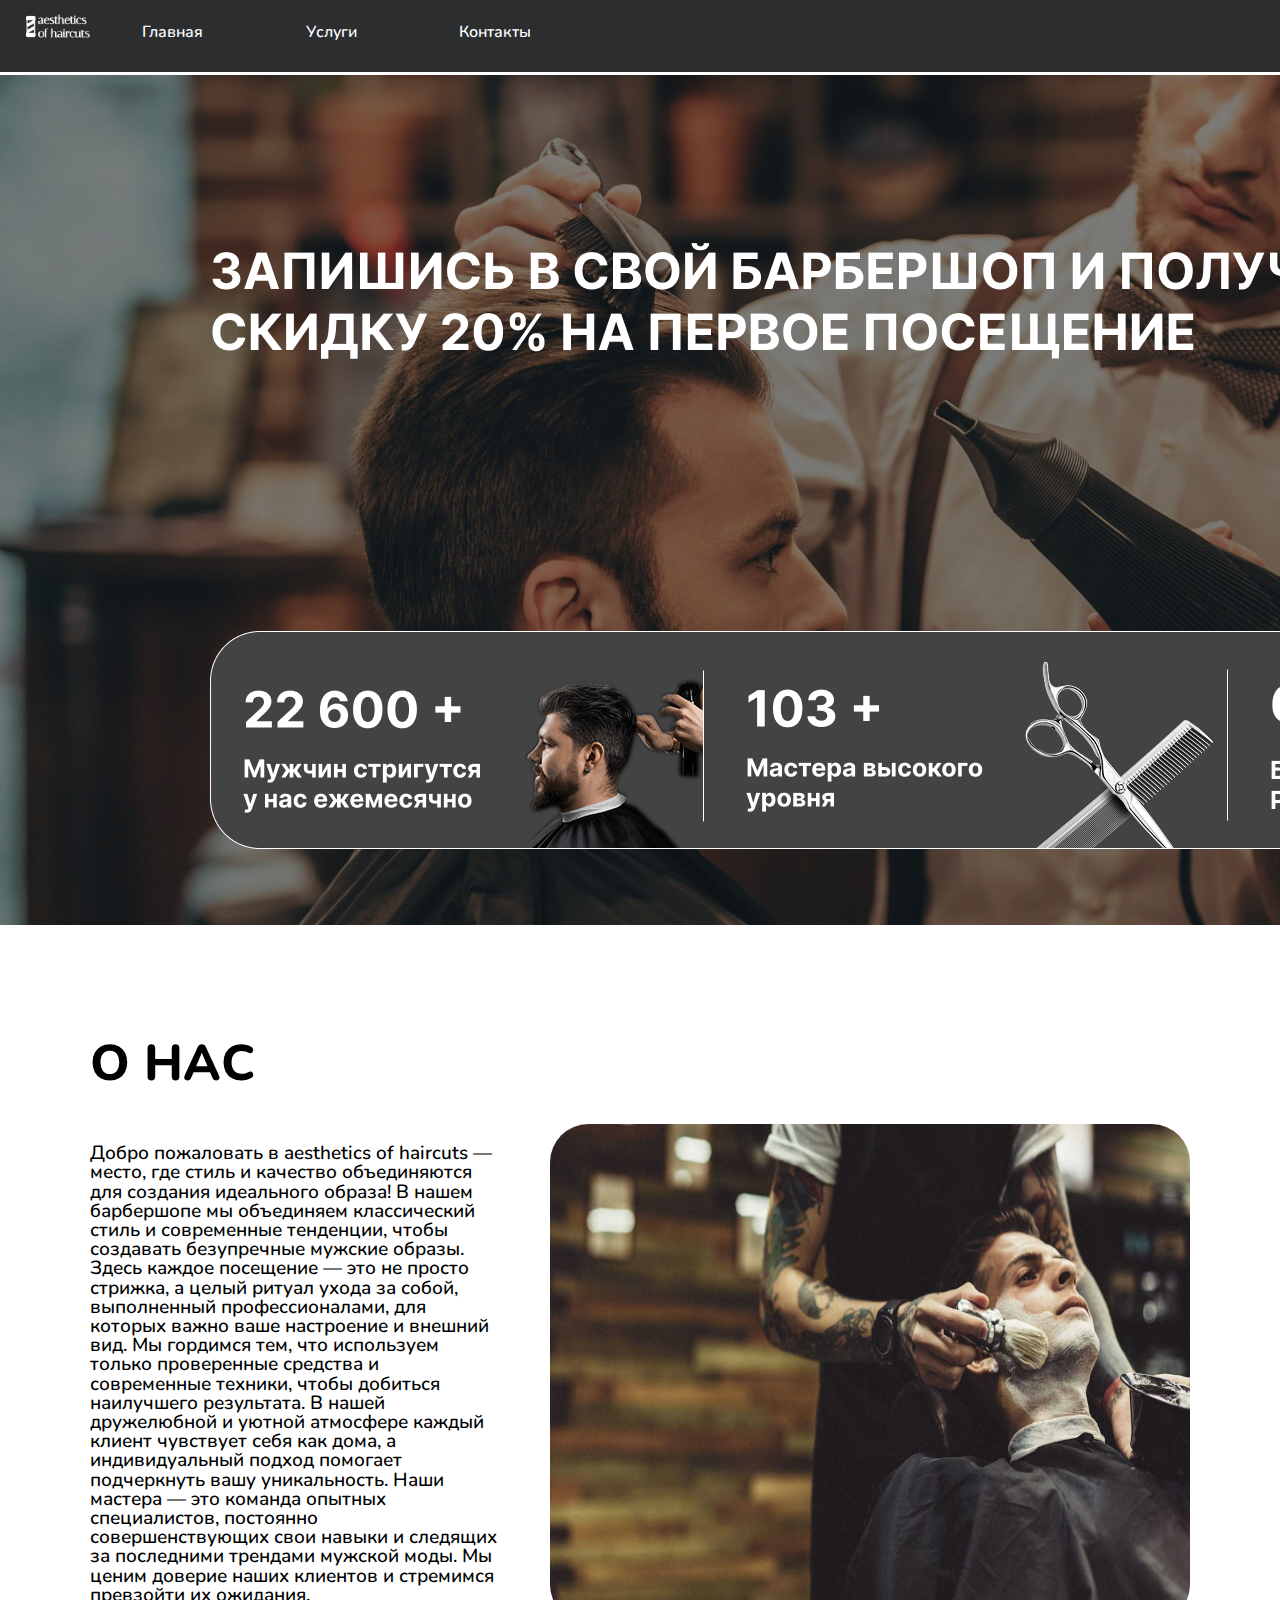
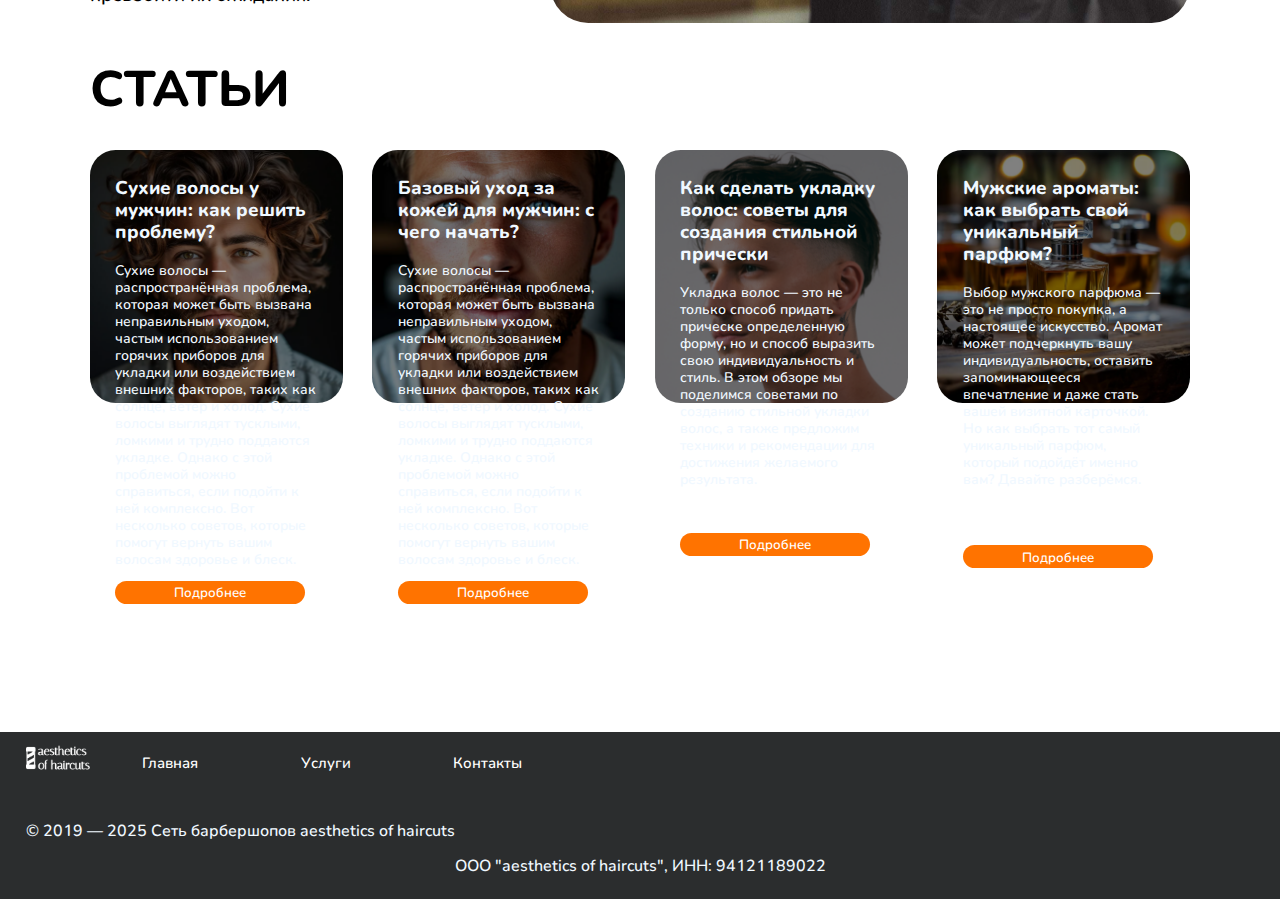
<file: index.html>
<!DOCTYPE html>
<html lang="ru">
<head>
        <meta charset="UTF-8">
        <meta name="viewport" content="width=device-width, initia-scale=1.0">
        <title>aesthetics of haircuts</title>
        <link rel="canonical" href="https://shokia21.github.io/aesthetics-of-haircuts/">
        <meta name="description" content="Профессиональные мужские стрижки в барбершопе. Купить средства ухода для мужчин.">
        <meta name="keywords" content="Барбершоп, полезные статьи, уходовая косметика для мужчин">
        <link rel="stylesheet" href="style.css">
        <meta name="google-site-verification" content="qSd1snmo-obTJ-wI-flfiUch5jIILF3ySqd2YlW9S8g" />
        <meta name="yandex-verification" content="a32570739faa6b37" />
</head>
<body>
    <header>
        <nav>
            <div class="logo">
            <img src="photo/logo.png " alt="логотип">
               </div>
                <ul class="menu" id="home">
                    <li><a href="index.html">Главная</a></li>
                    <li><a href="index2.html">Услуги</a></li>
                    <li><a href="index3.html">Контакты</a></li>
                </ul>
        </nav>
</header> 
<div class="banner">
    <img src="photo/abautus.png" alt="баннер">
</div> 

<div class="abautus"> 
    <h1>О НАС</h1>
    <div class="information">
    <p>Добро пожаловать в aesthetics of haircuts — место, где стиль и качество объединяются для создания идеального образа! 
        В нашем барбершопе мы объединяем классический стиль и современные тенденции, чтобы создавать безупречные 
        мужские образы. Здесь каждое посещение — это не просто стрижка, а целый ритуал ухода за собой, выполненный 
        профессионалами, для которых важно ваше настроение и внешний вид. Мы гордимся тем, что используем только 
        проверенные средства и современные техники, чтобы добиться наилучшего результата. В нашей дружелюбной и 
        уютной атмосфере каждый клиент чувствует себя как дома, а индивидуальный подход помогает подчеркнуть вашу 
        уникальность. Наши мастера — это команда опытных специалистов, постоянно совершенствующих свои навыки и 
        следящих за последними трендами мужской моды. Мы ценим доверие наших клиентов и стремимся превзойти их ожидания.</p>
        <img src="photo/banner.jpg" alt="фото1">
    </div>
</div><!--
<div class="cosmetic">
<h1>СРЕДСТВА УХОДА</h1>
<div class="cards">
<div class="container" id="container1">
    <div class="img">
    <img src="photo/goods1.jpg" alt="шампунь"></div>
    <h3>Шампунь для волос</h3>
    <p>1200 рублей</p>
    <button>В корзину</button>
</div>
<div class="container" id="container2">
    <div class="img">
    <img src="photo/goods2.png" alt="шампунь"></div>
    <h3>Бальзам для бороды</h3>
    <p>1200 рублей</p>
    <button>В корзину</button>
</div>
<div class="container" id="container3">
    <div class="img">
    <img src="photo/goods3.png" alt="шампунь"></div>
    <h3>Мыло для тела</h3>
    <p>1100 рублей</p>
    <button>В корзину</button>
</div>
<div class="container" id="container4">
    <div class="img">
    <img src="photo/goods4.png" alt="шампунь"></div>
    <h3>Глина для волос</h3>
    <p>1300 рублей</p>
    <button>В корзину</button>
</div>
</div>
</div>-->

  <script>
        function redirectToPage1() {
        window.location.href = "article1.html";         
    }
</script>
 <script>
        function redirectToPage2() {
        window.location.href = "article2.html";         
    }
</script>
 <script>
        function redirectToPage3() {
        window.location.href = "article3.html";         
    }
</script>
 <script>
        function redirectToPage4() {
        window.location.href = "article4.html";         
    }
</script>
<div class="articles">
    <h1>СТАТЬИ</h1>
    <div class="cardsArticle">
    <div class="article">
        <img src="photo/articles2.png" alt="шампунь">
        <div class="txt">
        <h3 class="inf">Сухие волосы у мужчин: как решить проблему?</h3>
        <p>Сухие волосы — распространённая проблема, которая может быть вызвана неправильным уходом, частым 
            использованием горячих приборов для укладки или воздействием внешних факторов, таких как солнце, ветер 
            и холод. Сухие волосы выглядят тусклыми, ломкими и трудно поддаются укладке. Однако с этой проблемой можно 
            справиться, если подойти к ней комплексно. Вот несколько советов, которые помогут вернуть вашим волосам 
            здоровье и блеск.</p>
        </div>
        <button onclick="redirectToPage1()">Подробнее</button>
    </div>
    <div class="article">
        <img src="photo/articles1.png" alt="шампунь">
        <div class="txt">
        <h3 class="inf">Базовый уход за кожей для мужчин: с чего начать?</h3>
        <p>Сухие волосы — распространённая проблема, которая может быть вызвана неправильным уходом, 
            частым использованием горячих приборов для укладки или воздействием внешних факторов, таких как солнце, 
            ветер и холод. Сухие волосы выглядят тусклыми, ломкими и трудно поддаются укладке. Однако с этой проблемой 
            можно справиться, если подойти к ней комплексно. Вот несколько советов, которые помогут вернуть вашим 
            волосам здоровье и блеск.</p>
        </div>
        <button onclick="redirectToPage2()">Подробнее</button>
    </div>
    <div class="article">
        <img src="photo/articles4.png" alt="шампунь">
        <div class="txt">
        <h3 class="inf">Как сделать укладку волос: советы для создания стильной прически</h3>
        <p>Укладка волос — это не только способ придать прическе определенную форму, но и способ выразить свою 
            индивидуальность и стиль. В этом обзоре мы поделимся советами по созданию стильной укладки волос, а 
            также предложим техники и рекомендации для достижения желаемого результата.</p>
        </div>
            <button id="button3" onclick="redirectToPage3()">Подробнее</button>
    </div>
    <div class="article">
        <img src="photo/articles3.png" alt="шампунь">
        <div class="txt">
        <h3 class="inf">Мужские ароматы: как выбрать свой уникальный парфюм?</h3>
        <p>Выбор мужского парфюма — это не просто покупка, а настоящее искусство. Аромат может подчеркнуть вашу 
            индивидуальность, оставить запоминающееся впечатление и даже стать вашей визитной карточкой. 
            Но как выбрать тот самый уникальный парфюм, который подойдёт именно вам? Давайте разберёмся.</p>
        </div>
        <button id="button4" onclick="redirectToPage4()">Подробнее</button>
    </div>
</div>
</div>
<footer>
    <nav>
        <div class="logo">
        <img src="photo/logo.png " alt="логотип">
           </div>
            <ul class="menu2" id="home">
                <li><a href="index.html">Главная</a></li>
                <li><a href="index2.html">Услуги</a></li>
                <li><a href="index3.html">Контакты</a></li>
            </ul>
    </nav>

    <p id="infb">© 2019 — 2025 Cеть барбершопов aesthetics of haircuts</p>
    <p id="infInn">ООО "aesthetics of haircuts", ИНН: 94121189022</p>
</footer>
</body>

</html>
</file>
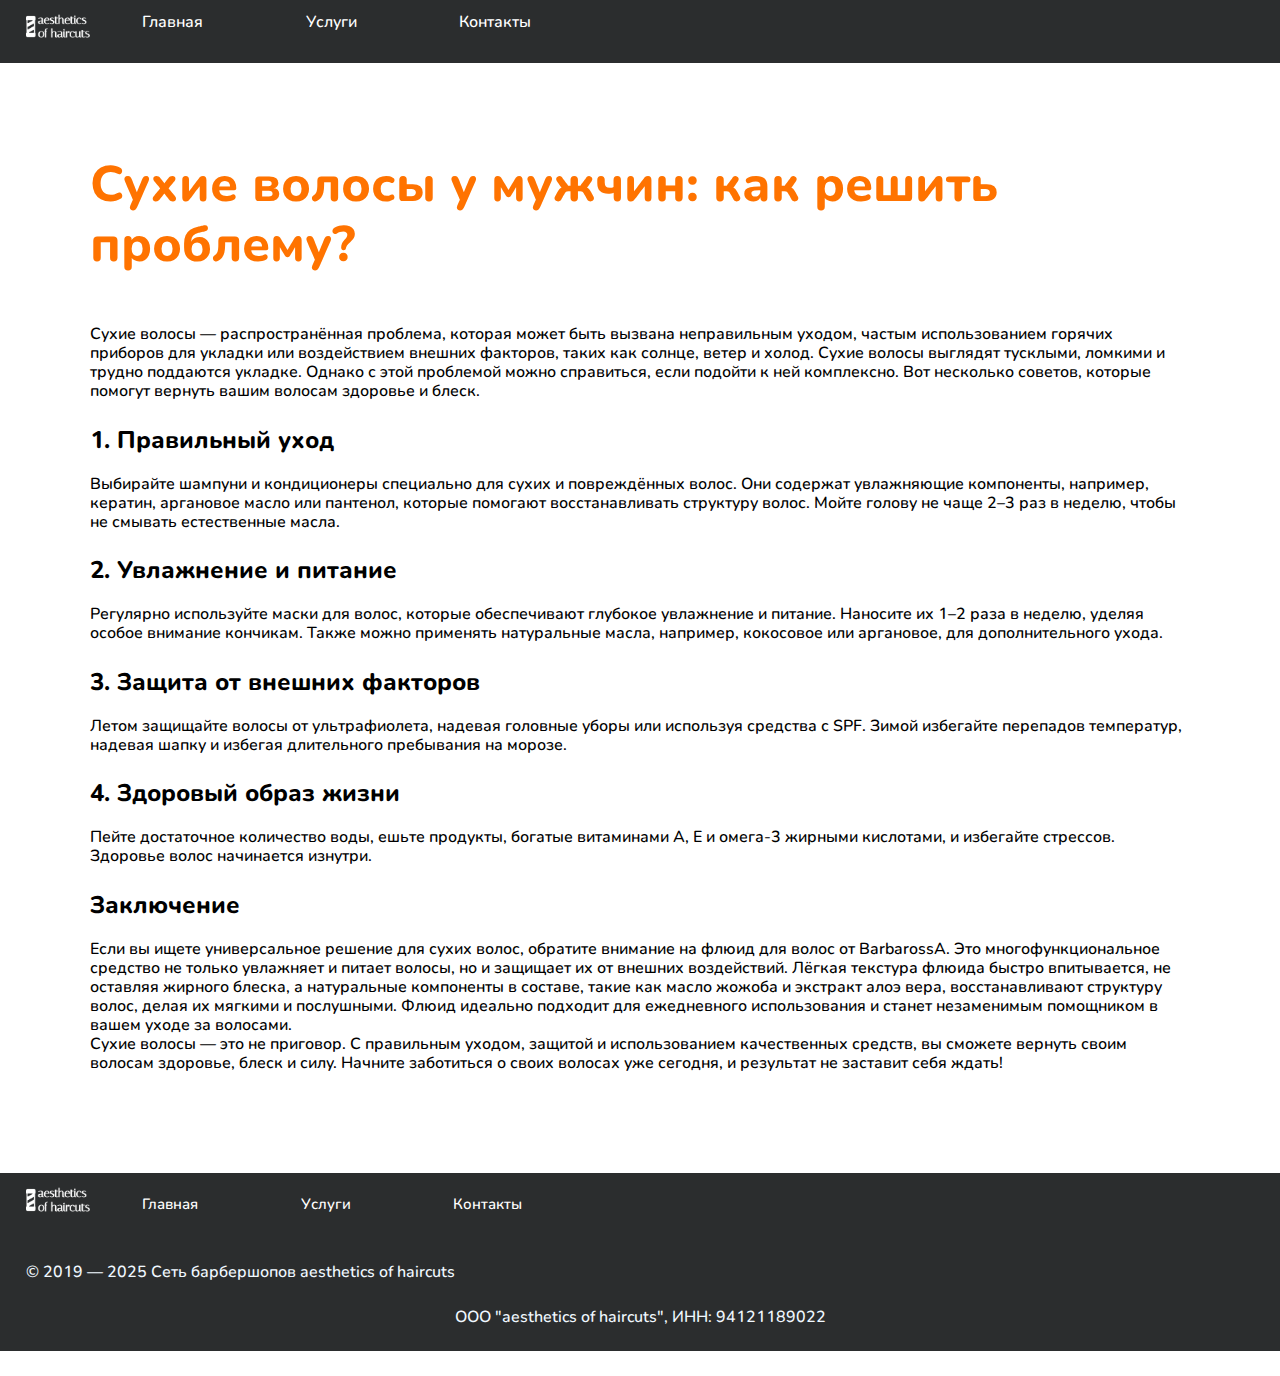
<file: article1.html>
<!DOCTYPE html>
<html lang="ru">
<head>
        <meta charset="UTF-8">
        <meta name="viewport" content="width=device-width, initia-scale=1.0">
        <title>aesthetics of haircuts</title>
        <link rel="stylesheet" href="article1.style.css">
</head>
<body>
    <header>
        <nav>
            <div class="logo">
            <img src="photo/logo.png " alt="логотип">
               </div>
                <ul class="menu" id="home">
                    <li><a href="index.html">Главная</a></li>
                    <li><a href="index2.html">Услуги</a></li>
                    <li><a href="index3.html">Контакты</a></li>
                </ul>
        </nav>
</header> 

 <h1 class="inf">Сухие волосы у мужчин: как решить проблему?</h1>
        <p>Сухие волосы — распространённая проблема, которая может быть вызвана неправильным уходом, частым 
            использованием горячих приборов для укладки или воздействием внешних факторов, таких как солнце, ветер 
            и холод. Сухие волосы выглядят тусклыми, ломкими и трудно поддаются укладке. Однако с этой проблемой можно 
            справиться, если подойти к ней комплексно. Вот несколько советов, которые помогут вернуть вашим волосам 
            здоровье и блеск.</p>

<h2>1. Правильный уход</h2>
<p>Выбирайте шампуни и кондиционеры специально для сухих и повреждённых волос. Они содержат увлажняющие компоненты, 
    например, кератин, аргановое масло или пантенол, которые помогают восстанавливать структуру волос. Мойте голову не чаще 2–3 раз в неделю, 
    чтобы не смывать естественные масла.</p>

<h2>2. Увлажнение и питание</h2>
<p>Регулярно используйте маски для волос, которые обеспечивают глубокое увлажнение и питание. Наносите их 1–2 раза в неделю, уделяя 
    особое внимание кончикам. Также можно применять натуральные масла, например, кокосовое или аргановое, для дополнительного ухода.</p> 

<h2>3. Защита от внешних факторов</h2>
<p>Летом защищайте волосы от ультрафиолета, надевая головные уборы или используя средства с SPF. Зимой избегайте 
    перепадов температур, надевая шапку и избегая длительного пребывания на морозе.</p>

<h2>4. Здоровый образ жизни</h2>
<p>Пейте достаточное количество воды, ешьте продукты, богатые витаминами A, E и омега-3 жирными кислотами, 
    и избегайте стрессов. Здоровье волос начинается изнутри.</p>

<h2>Заключение</h2>
<p>Если вы ищете универсальное решение для сухих волос, обратите внимание на флюид для волос от BarbarossA. 
    Это многофункциональное средство не только увлажняет и питает волосы, но и защищает их от внешних воздействий. 
    Лёгкая текстура флюида быстро впитывается, не оставляя жирного блеска, а натуральные компоненты в составе, 
    такие как масло жожоба и экстракт алоэ вера, восстанавливают структуру волос, делая их мягкими и послушными. 
    Флюид идеально подходит для ежедневного использования и станет незаменимым помощником в вашем уходе за волосами.

<br>Сухие волосы — это не приговор. С правильным уходом, защитой и использованием качественных средств, вы сможете 
вернуть своим волосам здоровье, блеск и силу. Начните заботиться о своих волосах уже сегодня, и результат не заставит 
себя ждать!</p>
<footer>
    <nav>
        <div class="logo">
        <img src="photo/logo.png " alt="логотип">
           </div>
            <ul class="menu2" id="home">
                <li><a href="index.html">Главная</a></li>
                <li><a href="index2.html">Услуги</a></li>
                <li><a href="index3.html">Контакты</a></li>
            </ul>
    </nav>

    <p id="infb">© 2019 — 2025 Cеть барбершопов aesthetics of haircuts</p>
    <p id="infInn">ООО "aesthetics of haircuts", ИНН: 94121189022</p>
</footer>
</body>
</html>
</file>
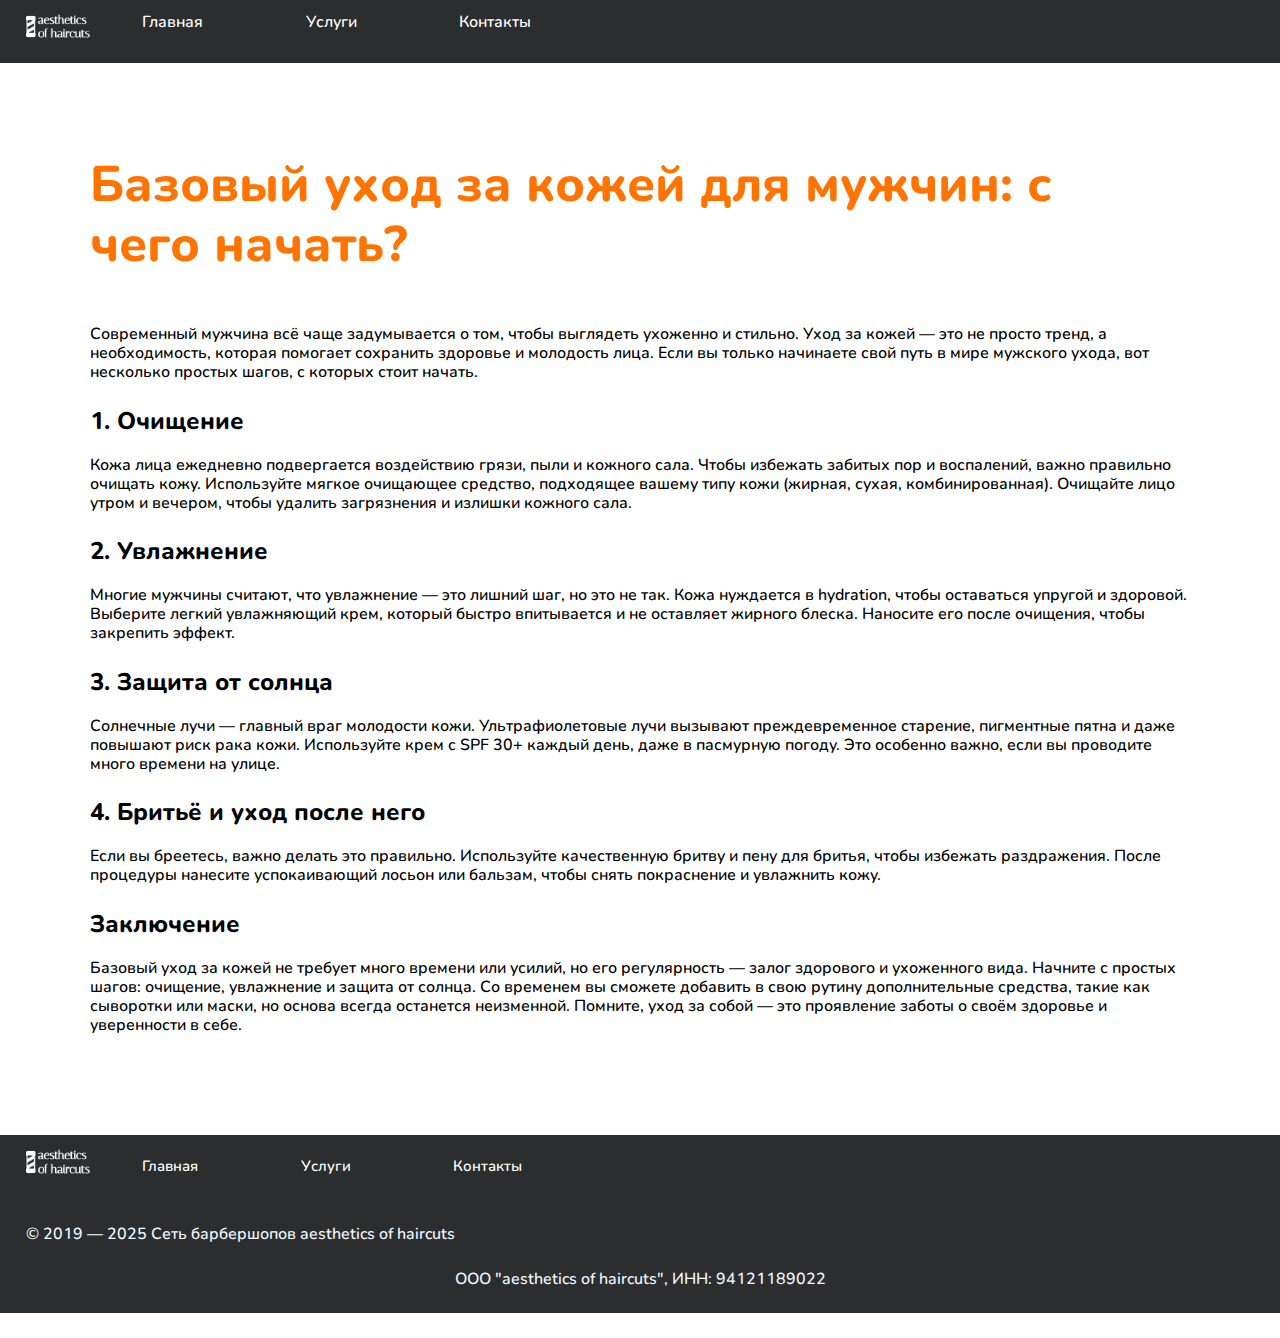
<file: article2.html>
<!DOCTYPE html>
<html lang="ru">
<head>
        <meta charset="UTF-8">
        <meta name="viewport" content="width=device-width, initia-scale=1.0">
        <title>aesthetics of haircuts</title>
        <link rel="stylesheet" href="article2.style.css">
</head>
<body>
    <header>
        <nav>
            <div class="logo">
            <img src="photo/logo.png " alt="логотип">
               </div>
                <ul class="menu" id="home">
                    <li><a href="index.html">Главная</a></li>
                    <li><a href="index2.html">Услуги</a></li>
                    <li><a href="index3.html">Контакты</a></li>
                </ul>
        </nav>
</header> 

<h1>Базовый уход за кожей для мужчин: с чего начать?</h1>
<p>Современный мужчина всё чаще задумывается о том, чтобы выглядеть ухоженно и стильно. Уход за кожей — это не 
    просто тренд, а необходимость, которая помогает сохранить здоровье и молодость лица. Если вы только начинаете 
    свой путь в мире мужского ухода, вот несколько простых шагов, с которых стоит начать.</p>

<h2>1. Очищение</h2>
<p>Кожа лица ежедневно подвергается воздействию грязи, пыли и кожного сала. Чтобы избежать забитых пор и воспалений, 
    важно правильно очищать кожу. Используйте мягкое очищающее средство, подходящее вашему типу кожи (жирная, сухая, 
    комбинированная). Очищайте лицо утром и вечером, чтобы удалить загрязнения и излишки кожного сала.</p>
<h2>2. Увлажнение</h2>
<p>Многие мужчины считают, что увлажнение — это лишний шаг, но это не так. Кожа нуждается в hydration, чтобы 
    оставаться упругой и здоровой. Выберите легкий увлажняющий крем, который быстро впитывается и не оставляет 
    жирного блеска. Наносите его после очищения, чтобы закрепить эффект.</p>
<h2>3. Защита от солнца</h2>
<p>Солнечные лучи — главный враг молодости кожи. Ультрафиолетовые лучи вызывают преждевременное старение, 
    пигментные пятна и даже повышают риск рака кожи. Используйте крем с SPF 30+ каждый день, даже в пасмурную погоду. 
    Это особенно важно, если вы проводите много времени на улице.</p>
<h2>4. Бритьё и уход после него</h2>
<p>Если вы бреетесь, важно делать это правильно. Используйте качественную бритву и пену для бритья, чтобы избежать 
    раздражения. После процедуры нанесите успокаивающий лосьон или бальзам, чтобы снять покраснение и увлажнить кожу.</p>
<h2>Заключение</h2>
<p>Базовый уход за кожей не требует много времени или усилий, но его регулярность — залог здорового и ухоженного вида. 
    Начните с простых шагов: очищение, увлажнение и защита от солнца. Со временем вы сможете добавить в свою рутину 
    дополнительные средства, такие как сыворотки или маски, но основа всегда останется неизменной. Помните, уход за 
    собой — это проявление заботы о своём здоровье и уверенности в себе.</p>
<footer>
    <nav>
        <div class="logo">
        <img src="photo/logo.png " alt="логотип">
           </div>
            <ul class="menu2" id="home">
                <li><a href="index.html">Главная</a></li>
                <li><a href="index2.html">Услуги</a></li>
                <li><a href="index3.html">Контакты</a></li>
            </ul>
    </nav>

    <p id="infb">© 2019 — 2025 Cеть барбершопов aesthetics of haircuts</p>
    <p id="infInn">ООО "aesthetics of haircuts", ИНН: 94121189022</p>
</footer>
</body>
</html>
</file>
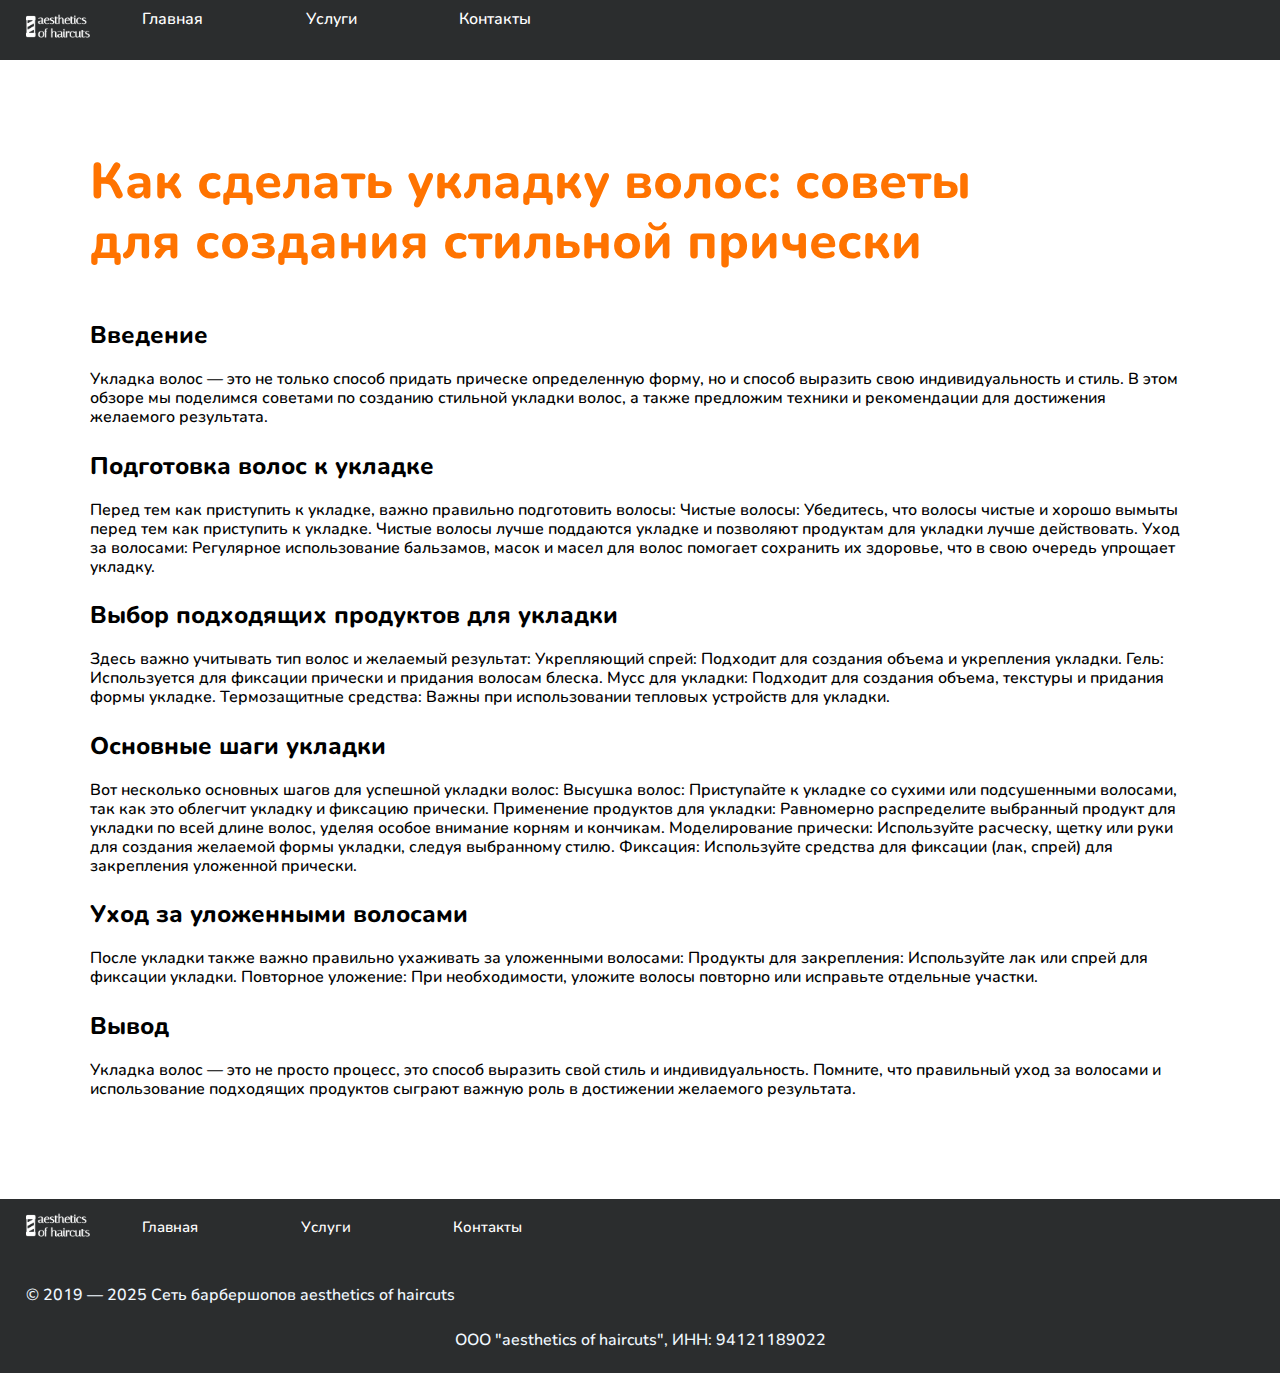
<file: article3.html>
<html lang="ru">
<head>
        <meta charset="UTF-8">
        <meta name="viewport" content="width=device-width, initia-scale=1.0">
        <title>aesthetics of haircuts</title>
        <link rel="stylesheet" href="article3.style.css">
</head>
<body>
    <header>
        <nav>
            <div class="logo">
            <img src="photo/logo.png " alt="логотип">
               </div>
                <ul class="menu" id="home">
                    <li><a href="index.html">Главная</a></li>
                    <li><a href="index2.html">Услуги</a></li>
                    <li><a href="index3.html">Контакты</a></li>
                </ul>
        </nav>
</header> 
<h1>Как сделать укладку волос: советы для создания стильной прически</h1>
<h2>Введение</h2>
<p>Укладка волос — это не только способ придать прическе определенную форму, но и способ выразить свою индивидуальность 
    и стиль. В этом обзоре мы поделимся советами по созданию стильной укладки волос, а также предложим техники и 
    рекомендации для достижения желаемого результата.</p>

<h2>Подготовка волос к укладке</h2>
<p>Перед тем как приступить к укладке, важно правильно подготовить волосы:

Чистые волосы: Убедитесь, что волосы чистые и хорошо вымыты перед тем как приступить к укладке. Чистые волосы лучше 
поддаются укладке и позволяют продуктам для укладки лучше действовать.
Уход за волосами: Регулярное использование бальзамов, масок и масел для волос помогает сохранить их здоровье, что в 
свою очередь упрощает укладку.</p>
<h2>Выбор подходящих продуктов для укладки</h2>
<p>Здесь важно учитывать тип волос и желаемый результат:

Укрепляющий спрей: Подходит для создания объема и укрепления укладки.
Гель: Используется для фиксации прически и придания волосам блеска.
Мусс для укладки: Подходит для создания объема, текстуры и придания формы укладке.
Термозащитные средства: Важны при использовании тепловых устройств для укладки.</p>
<h2>Основные шаги укладки</h2>
<p>Вот несколько основных шагов для успешной укладки волос:

Высушка волос: Приступайте к укладке со сухими или подсушенными волосами, так как это облегчит укладку и фиксацию прически.
Применение продуктов для укладки: Равномерно распределите выбранный продукт для укладки по всей длине волос, уделяя особое внимание корням и кончикам.
Моделирование прически: Используйте расческу, щетку или руки для создания желаемой формы укладки, следуя выбранному стилю.
Фиксация: Используйте средства для фиксации (лак, спрей) для закрепления уложенной прически.</p>
<h2>Уход за уложенными волосами</h2>
<p>После укладки также важно правильно ухаживать за уложенными волосами:

Продукты для закрепления: Используйте лак или спрей для фиксации укладки.
Повторное уложение: При необходимости, уложите волосы повторно или исправьте отдельные участки.</p>
<h2>Вывод</h2>
<p>Укладка волос — это не просто процесс, это способ выразить свой стиль и индивидуальность. Помните, что правильный 
    уход за волосами и использование подходящих продуктов сыграют важную роль в достижении желаемого результата.</p>
<footer>
    <nav>
        <div class="logo">
        <img src="photo/logo.png " alt="логотип">
           </div>
            <ul class="menu2" id="home">
                <li><a href="index.html">Главная</a></li>
                <li><a href="index2.html">Услуги</a></li>
                <li><a href="index3.html">Контакты</a></li>
            </ul>
    </nav>

    <p id="infb">© 2019 — 2025 Cеть барбершопов aesthetics of haircuts</p>
    <p id="infInn">ООО "aesthetics of haircuts", ИНН: 94121189022</p>
</footer>
</body>
</html>
</file>
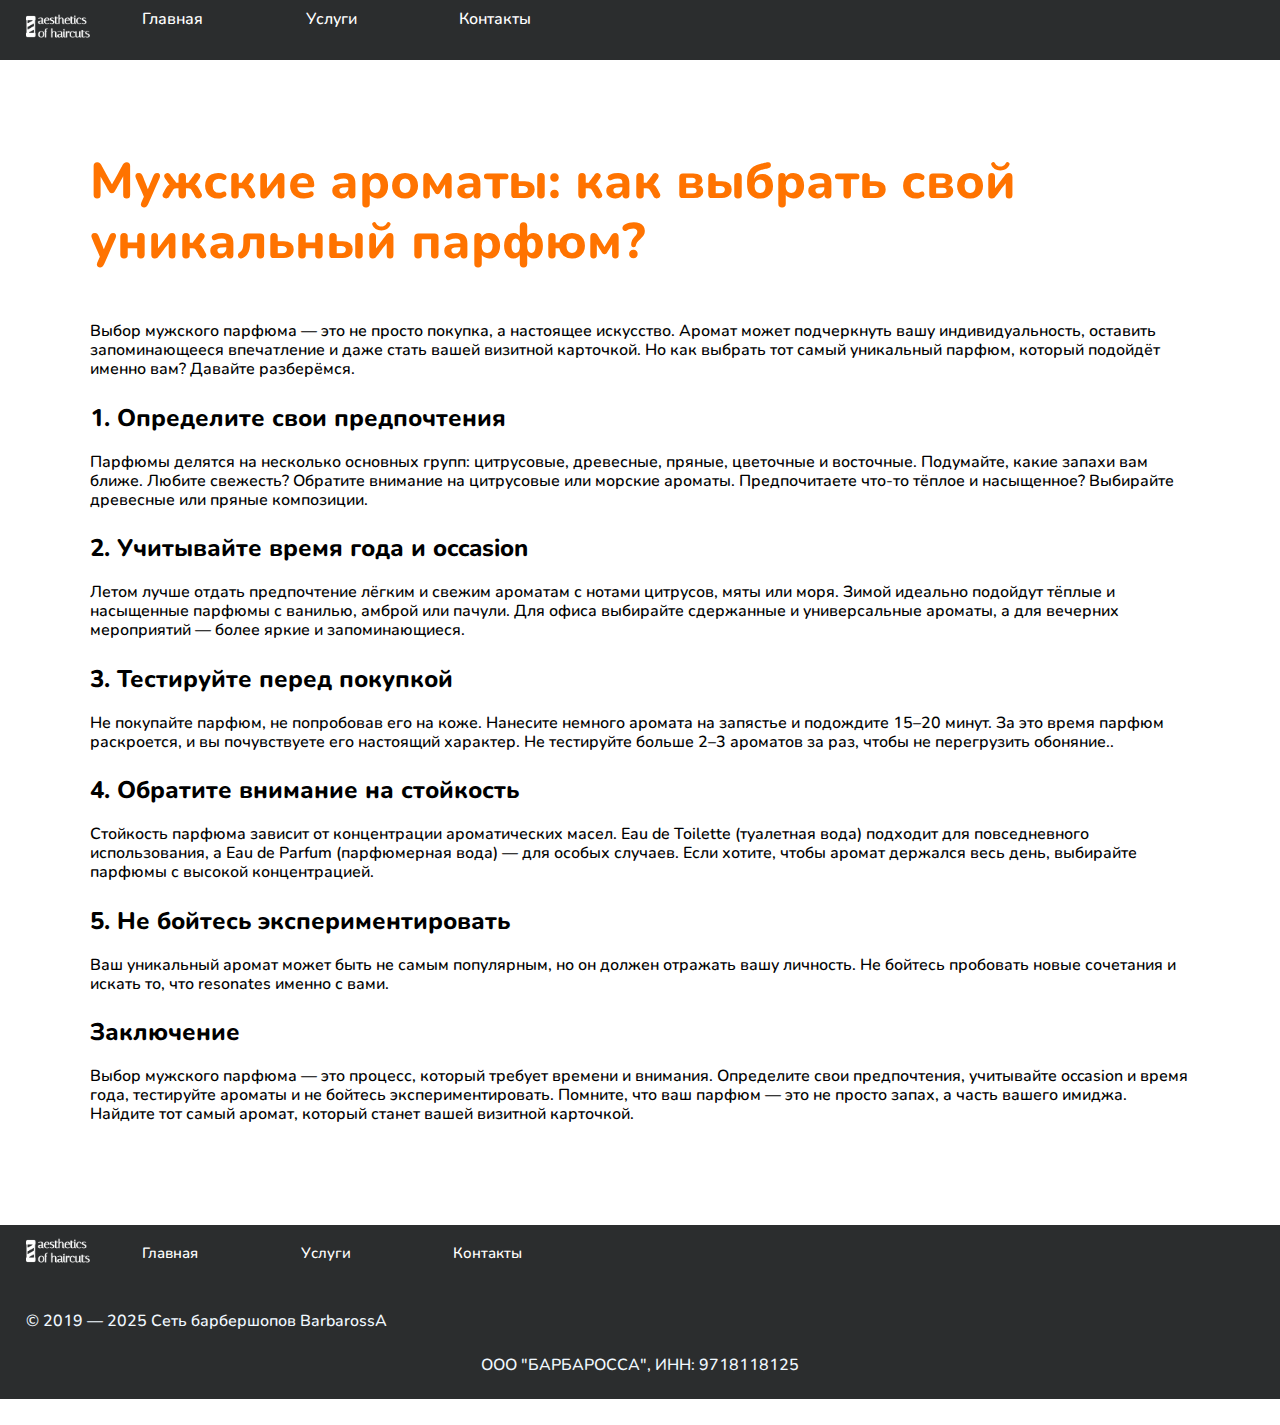
<file: article4.html>
<html lang="ru">
<head>
        <meta charset="UTF-8">
        <meta name="viewport" content="width=device-width, initia-scale=1.0">
        <title>aesthetics of haircuts</title>
        <link rel="stylesheet" href="article4.style.css">
</head>
<body>
    <header>
        <nav>
            <div class="logo">
            <img src="photo/logo.png " alt="логотип">
               </div>
                <ul class="menu" id="home">
                    <li><a href="index.html">Главная</a></li>
                    <li><a href="index2.html">Услуги</a></li>
                    <li><a href="index3.html">Контакты</a></li>
                </ul>
        </nav>
</header> 
<h1>Мужские ароматы: как выбрать свой уникальный парфюм?</h1>
<p>Выбор мужского парфюма — это не просто покупка, а настоящее искусство. Аромат может подчеркнуть вашу 
    индивидуальность, оставить запоминающееся впечатление и даже стать вашей визитной карточкой. Но как выбрать тот 
    самый уникальный парфюм, который подойдёт именно вам? Давайте разберёмся.</p>

<h2>1. Определите свои предпочтения</h2>
<p>Парфюмы делятся на несколько основных групп: цитрусовые, древесные, пряные, цветочные и восточные. Подумайте, 
    какие запахи вам ближе. Любите свежесть? Обратите внимание на цитрусовые или морские ароматы. Предпочитаете 
    что-то тёплое и насыщенное? Выбирайте древесные или пряные композиции.</p>
<h2>2. Учитывайте время года и occasion</h2>
<p>Летом лучше отдать предпочтение лёгким и свежим ароматам с нотами цитрусов, мяты или моря. Зимой идеально подойдут 
    тёплые и насыщенные парфюмы с ванилью, амброй или пачули. Для офиса выбирайте сдержанные и универсальные ароматы, 
    а для вечерних мероприятий — более яркие и запоминающиеся.</p>
<h2>3. Тестируйте перед покупкой</h2>
<p>Не покупайте парфюм, не попробовав его на коже. Нанесите немного аромата на запястье и подождите 15–20 минут. За это 
    время парфюм раскроется, и вы почувствуете его настоящий характер. Не тестируйте больше 2–3 ароматов за раз, 
    чтобы не перегрузить обоняние..</p>
<h2>4. Обратите внимание на стойкость</h2>
<p>Стойкость парфюма зависит от концентрации ароматических масел. Eau de Toilette (туалетная вода) подходит для 
    повседневного использования, а Eau de Parfum (парфюмерная вода) — для особых случаев. Если хотите, чтобы аромат 
    держался весь день, выбирайте парфюмы с высокой концентрацией.</p>
<h2>5. Не бойтесь экспериментировать</h2>
<p>Ваш уникальный аромат может быть не самым популярным, но он должен отражать вашу личность. Не бойтесь пробовать 
    новые сочетания и искать то, что resonates именно с вами.</p>
<h2>Заключение</h2>
<p>Выбор мужского парфюма — это процесс, который требует времени и внимания. Определите свои предпочтения, учитывайте 
    occasion и время года, тестируйте ароматы и не бойтесь экспериментировать. Помните, что ваш парфюм — это не просто 
    запах, а часть вашего имиджа. Найдите тот самый аромат, который станет вашей визитной карточкой.</p>
<footer>
    <nav>
        <div class="logo">
        <img src="photo/logo.png " alt="логотип">
           </div>
            <ul class="menu2" id="home">
                <li><a href="index.html">Главная</a></li>
                <li><a href="index2.html">Услуги</a></li>
                <li><a href="index3.html">Контакты</a></li>
            </ul>
    </nav>

    <p id="infb">© 2019 — 2025 Cеть барбершопов BarbarossA</p>
    <p id="infInn">ООО "БАРБАРОССА", ИНН: 9718118125</p>
</footer>
</body>
</html>
</file>
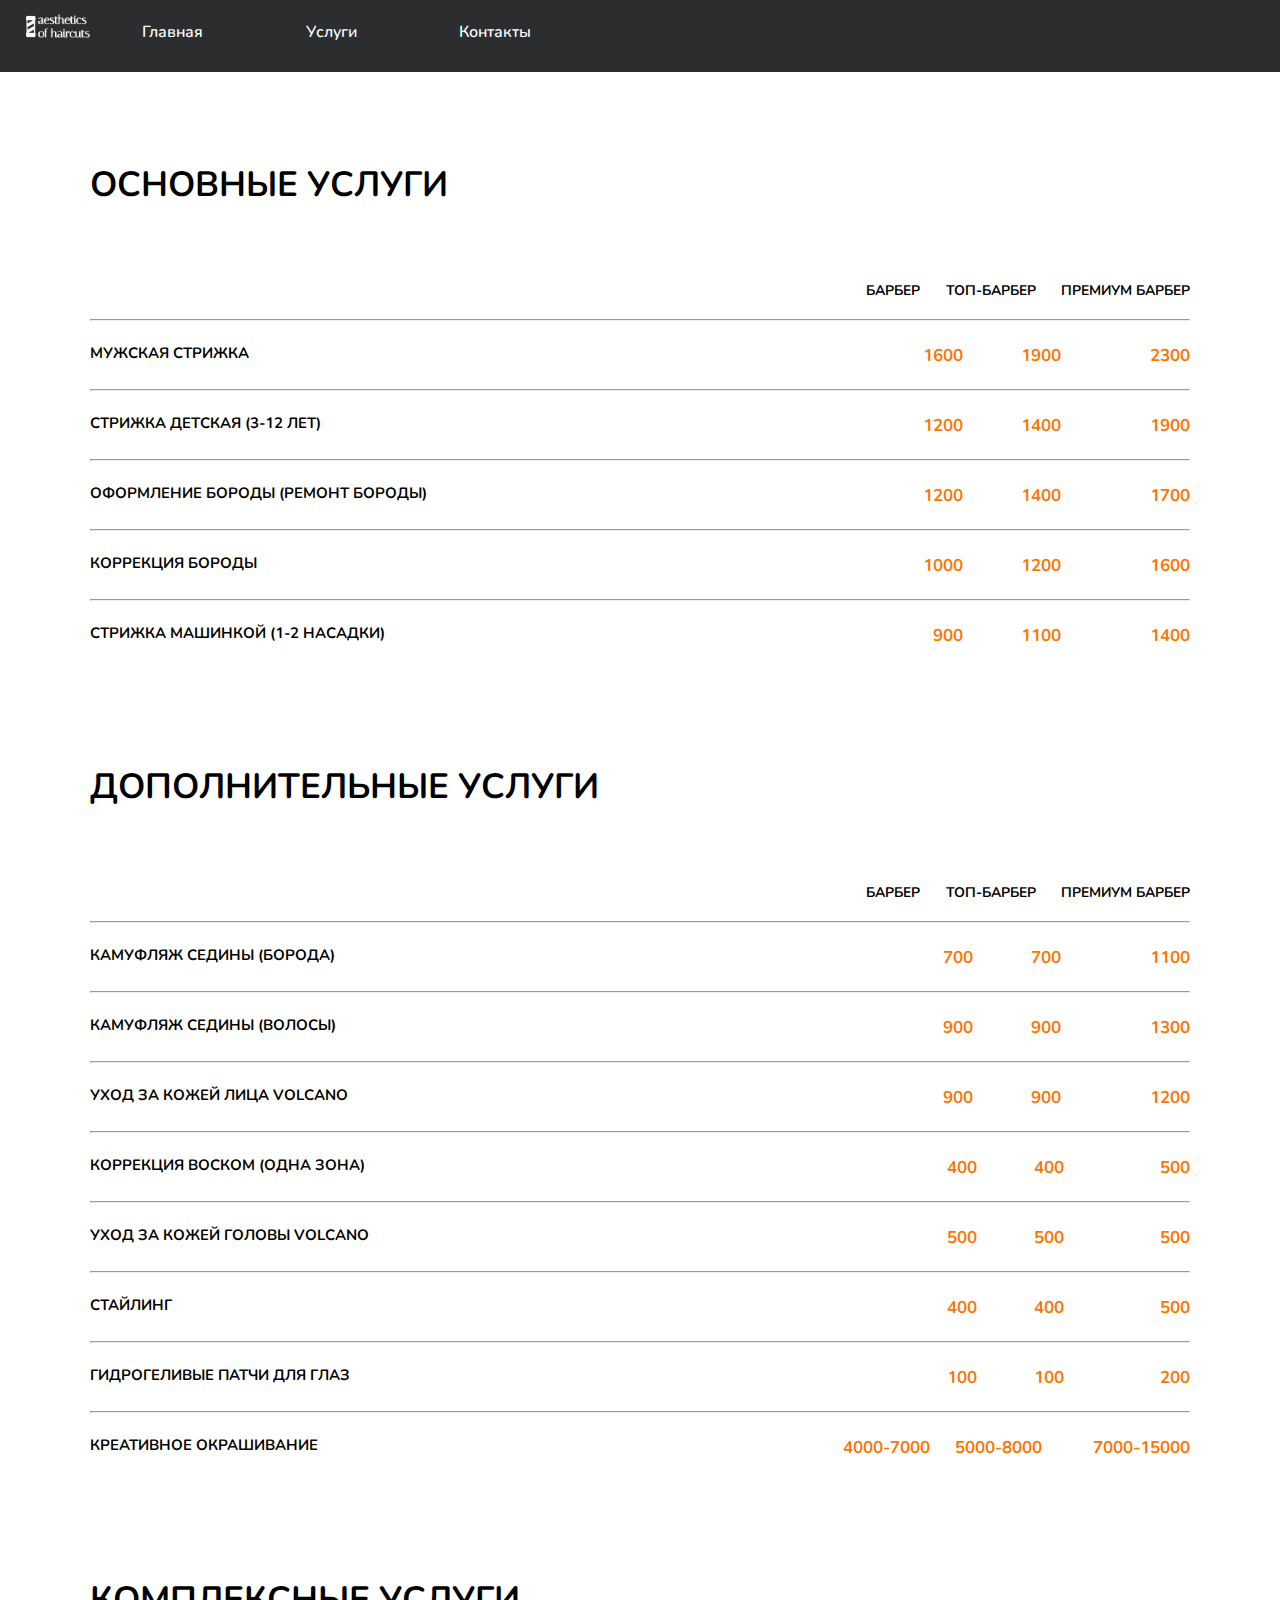
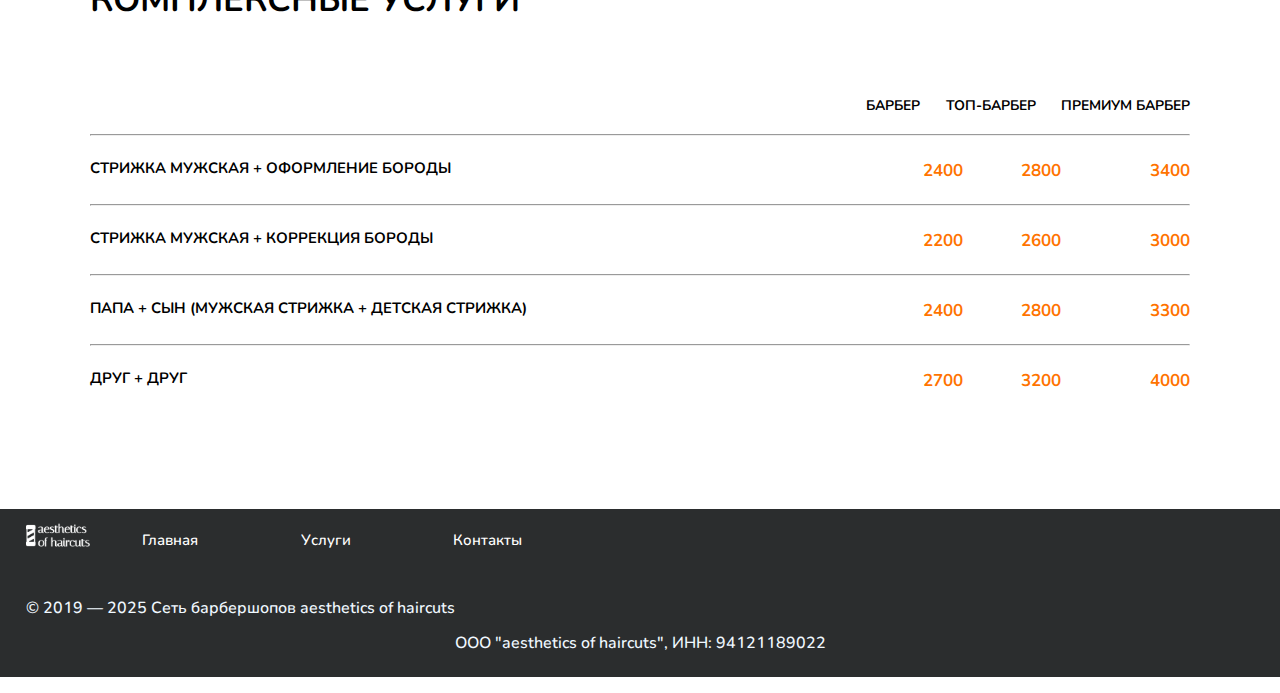
<file: index2.html>
<!DOCTYPE html>
<html lang="ru">
<head>
        <meta charset="UTF-8">
        <meta name="viewport" content="width=device-width, initia-scale=1.0">
        <title content="Барбершоп">aesthetics of haircuts</title>
        <meta name="description" content="Мужские стрижки, каталог и цены.">
        <meta name="keywords" content="Барбершоп, мужские стрижки, мужские стрижки цена">
        <link rel="stylesheet" href="style2.css">
</head>
<body>
    <header>
        <nav>
            <div class="logo">
            <img src="photo/logo.png " alt="логотип">
               </div>
                <ul class="menu" id="home">
                    <li><a href="index.html">Главная</a></li>
                    <li><a href="index2.html">Услуги</a></li>
                    <li><a href="index3.html">Контакты</a></li>
                </ul>
        </nav>
</header> 

<h3 class="yslygi"><span>ОСНОВНЫЕ УСЛУГИ</span></h3>
<div class="elements">
 <p class="barber">БАРБЕР</p>
 <p class="topbarber">ТОП-БАРБЕР</p>
 <p class="premiymbarber">ПРЕМИУМ БАРБЕР</p>
</div>

<hr class="linehr">

<div class="services">
 <p class="yslugamenu">МУЖСКАЯ СТРИЖКА</p>
 <div class="elements">
 <p div class="summa1">1600</p>
 <p class="summa2">1900</p>
 <p class="summa3">2300</p>
</div>
</div>
<hr class="linehr">


 <div class="services">
 <p class="yslugamenu">СТРИЖКА ДЕТСКАЯ (3-12 ЛЕТ)</p>
 <div class="elements">
 <p class="summa1">1200</p>
 <p class="summa2">1400</p>
 <p class="summa3">1900</p>
</div>
</div>
<hr class="linehr">

<div class="services">
 <p class="yslugamenu">ОФОРМЛЕНИЕ БОРОДЫ (РЕМОНТ БОРОДЫ)</p>
 <div class="elements">
 <p class="summa1">1200</p>
 <p class="summa2">1400</p>
 <p class="summa3">1700</p>
</div>
</div>
 <hr class="linehr">

<div class="services">
 <p class="yslugamenu">КОРРЕКЦИЯ БОРОДЫ </p>
<div class="elements">
 <p class="summa1">1000</p>
 <p class="summa2">1200</p>
 <p class="summa3">1600</p>

</div>
</div>
<hr class="linehr">

<div class="services">
 <p class="yslugamenu">СТРИЖКА МАШИНКОЙ (1-2 НАСАДКИ)</p>
 <div class="elements">
 <p class="summa1">900</p>
 <p class="summa2">1100</p>
 <p class="summa3">1400</p>
</div>
</div>

<h3 class="yslygi"><span>ДОПОЛНИТЕЛЬНЫЕ УСЛУГИ</span></h3>
<div class="elements">
 <p class="barber">БАРБЕР</p>
 <p class="topbarber">ТОП-БАРБЕР</p>
 <p class="premiymbarber">ПРЕМИУМ БАРБЕР</p>
</div>
<hr class="linehr">

<div class="services">
<p class="yslugamenu">КАМУФЛЯЖ СЕДИНЫ (БОРОДА)</p>
<div class="elements">
 <p class="summa1">700</p>
 <p class="summa2">700</p>
 <p class="summa3">1100</p>
</div>
</div>
<hr class="linehr">

<div class="services">
 <p class="yslugamenu">КАМУФЛЯЖ СЕДИНЫ (ВОЛОСЫ)</p>
 <div class="elements">
 <p class="summa1">900</p>
 <p class="summa2">900</p>
 <p class="summa3">1300</p>
</div>
</div>
<hr class="linehr">

<div class="services">
 <p class="yslugamenu">УХОД ЗА КОЖЕЙ ЛИЦА VOLCANO</p>
 <div class="elements">
 <p class="summa1">900</p>
 <p class="summa2">900</p>
 <p class="summa3">1200</p>
</div>
</div>
<hr class="linehr">

<div class="services">
 <p class="yslugamenu">КОРРЕКЦИЯ ВОСКОМ (ОДНА ЗОНА)</p>
 <div class="elements">
 <p class="summa1">400</p>
 <p class="summa2" style="margin-right: 7.5vw;">400</p>
 <p class="summa3">500</p>
</div>
</div>
<hr class="linehr">

<div class="services">
 <p class="yslugamenu">УХОД ЗА КОЖЕЙ ГОЛОВЫ VOLCANO</p>
 <div class="elements">
 <p class="summa1">500</p>
 <p class="summa2" style="margin-right: 7.5vw;">500</p>
 <p class="summa3">500</p>
</div>
</div>
<hr class="linehr">

<div class="services">
 <p class="yslugamenu">СТАЙЛИНГ</p>
 <div class="elements">
 <p class="summa1">400</p>
 <p class="summa2" style="margin-right: 7.5vw;">400</p>
 <p class="summa3">500</p>
</div>
</div>
<hr class="linehr">

<div class="services">
 <p class="yslugamenu">ГИДРОГЕЛИВЫЕ ПАТЧИ ДЛЯ ГЛАЗ</p>
 <div class="elements">
 <p class="summa1">100</p>
 <p class="summa2" style="margin-right: 7.5vw;">100</p>
 <p class="summa3">200</p>
</div>
</div>
<hr class="linehr">

<div class="services">
 <p class="yslugamenu">КРЕАТИВНОЕ ОКРАШИВАНИЕ</p>
 <div class="elements">
 <p class="summa1" style="margin-right: 2vw;">4000-7000</p>
 <p class="summa2" style="margin-right: 4vw;">5000-8000</p>
 <p class="summa3">7000-15000</p>

</div>
</div>

<h3 class="yslygi"><span>КОМПЛЕКСНЫЕ УСЛУГИ</span></h3>
<div class="elements">
 <p class="barber">БАРБЕР</p>
 <p class="topbarber">ТОП-БАРБЕР</p>
 <p class="premiymbarber">ПРЕМИУМ БАРБЕР</p>
</div>
<hr class="linehr">

<div class="services">
<p class="yslugamenu">СТРИЖКА МУЖСКАЯ + ОФОРМЛЕНИЕ БОРОДЫ</p>
<div class="elements">
<p class="summa1">2400</p>
<p class="summa2">2800</p>
<p class="summa3">3400</p>
</div>
</div>
<hr class="linehr">

<div class="services">
<p class="yslugamenu">СТРИЖКА МУЖСКАЯ + КОРРЕКЦИЯ БОРОДЫ</p>
<div class="elements">
<p class="summa1">2200</p>
<p class="summa2">2600</p>
<p class="summa3">3000</p>

</div>
</div>
<hr class="linehr">

<div class="services">
<p class="yslugamenu">ПАПА + СЫН (МУЖСКАЯ СТРИЖКА + ДЕТСКАЯ СТРИЖКА)</p>
<div class="elements">
<p class="summa1">2400</p>
<p class="summa2">2800</p>
<p class="summa3">3300</p>

</div>
</div>
<hr class="linehr">

<div class="services">
<p class="yslugamenu">ДРУГ + ДРУГ</p>
<div class="elements">
<p class="summa1">2700</p>
<p class="summa2">3200</p>
<p class="summa3">4000</p>
</div>
</div>

</div>
</div>
<footer>
    <nav>
        <div class="logo">
        <img src="photo/logo.png " alt="логотип">
           </div>
            <ul class="menu2" id="home">
                <li><a href="index.html">Главная</a></li>
                <li><a href="index2.html">Услуги</a></li>
                <li><a href="index3.html">Контакты</a></li>
            </ul>
    </nav>

    <p id="infb">© 2019 — 2025 Cеть барбершопов aesthetics of haircuts</p>
    <p id="infInn">ООО "aesthetics of haircuts", ИНН: 94121189022</p>
</footer>
</body>
</html>
</file>
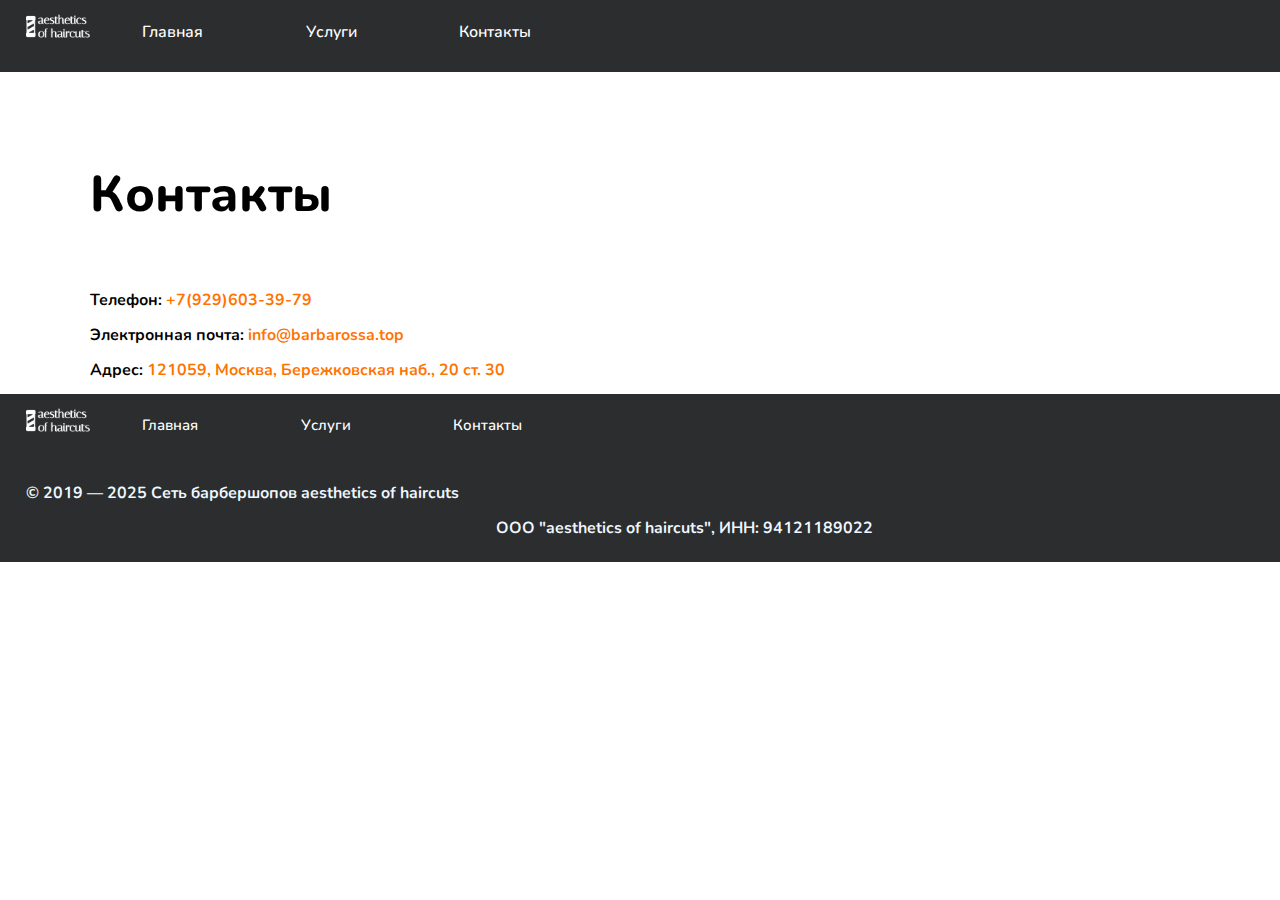
<file: index3.html>
<!DOCTYPE html>
<html lang="ru">
<head>
        <meta charset="UTF-8">
        <meta name="viewport" content="width=device-width, initia-scale=1.0">
        <title content="Барбершоп">aesthetics of haircuts</title>
        <meta name="description" content="Где находиться данный барбершоп. Наша контактная информация.">
        <meta name="keywords" content="Барбершопы адрес, барбершоп Москва">
        <link rel="stylesheet" href="style3.css">
</head>
<body>
    <header>
        <nav>
            <div class="logo">
            <img src="photo/logo.png " alt="логотип">
               </div>
                <ul class="menu" id="home">
                    <li><a href="index.html">Главная</a></li>
                    <li><a href="index2.html">Услуги</a></li>
                    <li><a href="index3.html">Контакты</a></li>
                </ul>
        </nav>
</header> 

<h1>Контакты</h1>
<div class="elements">
<div class="inf">
<p>Телефон: <a>+7(929)603-39-79</a></p>
<p>Электронная почта: <a>info@barbarossa.top</a></p>
<p>Адрес: <a>121059, Москва, Бережковская наб., 20 ст. 30</a> </p>
</div>
<div class="cart">
<script type="text/javascript"  charset="utf-8" 
async src="https://api-maps.yandex.ru/services/constructor/1.0/js/?um=constructor%3A0bb67fa91a0902d4e166098f8c17094e3c540483dc69b89d67692e6ef7198784&amp;width=500&amp;height=400&amp;lang=ru_RU&amp;scroll=true">

</script>
</div>
</div>
<footer>
    <nav>
        <div class="logo">
        <img src="photo/logo.png " alt="логотип">
           </div>
            <ul class="menu2" id="home">
                <li><a href="index.html">Главная</a></li>
                <li><a href="index2.html">Услуги</a></li>
                <li><a href="index3.html">Контакты</a></li>
            </ul>
    </nav>

    <p id="infb">© 2019 — 2025 Cеть барбершопов aesthetics of haircuts</p>
    <p id="infInn">ООО "aesthetics of haircuts", ИНН: 94121189022</p>
</footer>
</body>
</html>
</file>
<file: style.css>
@import url('https://fonts.googleapis.com/css2?family=Chiron+GoRound+TC:wght@200..900&display=swap');
*{
    font-family: "Chiron GoRound TC", sans-serif;
}
body{
    margin: 0%;
}
header{
    width: 100%;
    background-color: rgb(43, 45, 46);
    margin-bottom: -1vw;
}
.logo img{
    width: 5%;
    margin: 1vw;
    margin-left: 2vw;
}
header ul{
    display: flex;
    justify-content: start;
}
header ul li a{
    text-decoration: none;
    color: rgb(255, 255, 255);
    font-size: 16px;
}

header ul li { 
    font-size: 15px;
    list-style: none;
    margin-top: -4vw;
    margin-left: 8vw;
    transition: transform 0.3s ease;
}
.banner{
    width: 100%;
    margin: 0%;
}
h1{
    font-size: 50px;
    margin-left: 7vw;
}
.information{
    display: flex;
}
.information img{
    width: 50%;
    border-radius: 3vw;
    margin-right: 7vw;
}
.information p{
    margin-left: 7vw;
    margin-right: 4vw;
    line-height: 1.5vw;
    font-size: 19px;
    
}
.abautus{
    margin-top: 8vw;
}
.cosmetic{
    margin-top: 8vw;
    margin-bottom: 8vw;
}
.cards{
    display: flex;
    margin-right: 7vw;
    margin-left: 7vw;
    justify-content: space-between;
   

}
.container{
    width: 20%;
    box-shadow: 0 8px 16px rgba(0, 0, 0, 0.2); 
    border-radius: 2vw;
}
h3{
    margin-left: 2vw;
}
.container p{
    margin-left: 2vw;
    font-size: 15px;
}
button{
    border-style: none;
    width: 75%;
    margin-left: 2vw;
    height: 1.8vw;
    border-radius: 1vw;
    background-color: rgb(255, 115, 0);
    color: white;
    margin-bottom: 2vw;
}
#button3{
    margin-top: 2.5vw;
    border-style: none;
    width: 75%;
    margin-left: 2vw;
    height: 1.8vw;
    border-radius: 1vw;
    background-color: rgb(255, 115, 0);
    color: white;
    margin-bottom: 2vw;
}
#button4{
    margin-top: 3.5vw;
    border-style: none;
    width: 75%;
    margin-left: 2vw;
    height: 1.8vw;
    border-radius: 1vw;
    background-color: rgb(255, 115, 0);
    color: white;
    margin-bottom: 2vw;
}
.img{
    margin-left: 4vw;
    margin-top: 2vw;
}
.articles{
    margin-bottom: 8vw;
}
.article{
    width: 20%;
    color: aliceblue;
    border-radius: 2vw;
    width: 23%;
}
.cardsArticle{
     display: flex;
     justify-content: space-between;margin-left: 7vw;
     margin-right: 7vw;
}
.article img{
    width: 100%;
    border-radius: 2vw;
}
.inf{
    margin-top: -19vw;
    margin-right: 2vw;
}
.article p{
    margin-right: 2vw;
    margin-left: 2vw;
    font-size: 14px;
}
.txt{
    margin-top: 1vw;
}
footer{
    width: 100%;
    background-color: rgb(43, 45, 46);
}
.logo img{
    width: 5%;
    margin: 1vw;
    margin-left: 2vw;
}
footer ul{
    display: flex;
}
footer ul li a{
    text-decoration: none;
    color: rgb(255, 255, 255);
}
footer ul li { 
    font-size: 15px;
    list-style: none;
    margin-top: -4vw;
    margin-left: 8vw;
    transition: transform 0.3s ease;
}
#infInn{
    color: aliceblue;
    text-align: center;
    padding-bottom: 2vw;
}
#infb{
    color: aliceblue;
    margin-left: 2vw;
}
</file>
<file: article1.style.css>
@import url('https://fonts.googleapis.com/css2?family=Chiron+GoRound+TC:wght@200..900&display=swap');
*{
    font-family: "Chiron GoRound TC", sans-serif;
}
body{
    margin: 0%;
}
header{
    width: 100%;
    background-color: rgb(43, 45, 46);
    margin-bottom: -1vw;
}
.logo img{
    width: 5%;
    margin: 1vw;
    margin-left: 2vw;
}
header ul{
    display: flex;
    justify-content: start;
}
header ul li a{
    text-decoration: none;
    color: rgb(255, 255, 255);
    font-size: 16px;
}
.menu{
    margin-top: 0.5vw;
}
header ul li { 
    font-size: 15px;
    list-style: none;
    margin-top: -4vw;
    margin-left: 8vw;
    transition: transform 0.3s ease;
}
p{
    margin-left: 7vw;
    margin-right: 7vw;
    margin-bottom: 2vw;
}
h1{
    margin-left: 7vw;
    margin-right: 17vw;
    margin-top: 8vw;
    margin-bottom: 4vw;
    color:  rgb(255, 115, 0);
    font-size: 50px;
}
h2{
    margin-left: 7vw;
    margin-right: 7vw;
}




footer{
    width: 100%;
    background-color: rgb(43, 45, 46);
    margin-top: 8vw;
}
.logo img{
    width: 5%;
    margin: 1vw;
    margin-left: 2vw;
}
footer ul{
    display: flex;
}
footer ul li a{
    text-decoration: none;
    color: rgb(255, 255, 255);
}
footer ul li { 
    font-size: 15px;
    list-style: none;
    margin-top: -4vw;
    margin-left: 8vw;
    transition: transform 0.3s ease;
}
#infInn{
    color: aliceblue;
    text-align: center;
    padding-bottom: 2vw;
}
#infb{
    color: aliceblue;
    margin-left: 2vw;
}
</file>
<file: article2.style.css>
@import url('https://fonts.googleapis.com/css2?family=Chiron+GoRound+TC:wght@200..900&display=swap');
*{
    font-family: "Chiron GoRound TC", sans-serif;
}
body{
    margin: 0%;
}
header{
    width: 100%;
    background-color: rgb(43, 45, 46);
    margin-bottom: -1vw;
}
.logo img{
    width: 5%;
    margin: 1vw;
    margin-left: 2vw;
}
header ul{
    display: flex;
    justify-content: start;
}
header ul li a{
    text-decoration: none;
    color: rgb(255, 255, 255);
    font-size: 16px;
}
.menu{
    margin-top: 0.5vw;
}
header ul li { 
    font-size: 15px;
    list-style: none;
    margin-top: -4vw;
    margin-left: 8vw;
    transition: transform 0.3s ease;
}

p{
    margin-left: 7vw;
    margin-right: 7vw;
    margin-bottom: 2vw;
}
h1{
    margin-left: 7vw;
    margin-right: 17vw;
    margin-top: 8vw;
    margin-bottom: 4vw;
    color:  rgb(255, 115, 0);
    font-size: 50px;
}
h2{
    margin-left: 7vw;
    margin-right: 7vw;
}


footer{
    width: 100%;
    background-color: rgb(43, 45, 46);
    margin-top: 8vw;
}
.logo img{
    width: 5%;
    margin: 1vw;
    margin-left: 2vw;
}
footer ul{
    display: flex;
}
footer ul li a{
    text-decoration: none;
    color: rgb(255, 255, 255);
}
footer ul li { 
    font-size: 15px;
    list-style: none;
    margin-top: -4vw;
    margin-left: 8vw;
    transition: transform 0.3s ease;
}
#infInn{
    color: aliceblue;
    text-align: center;
    padding-bottom: 2vw;
}
#infb{
    color: aliceblue;
    margin-left: 2vw;
}
</file>
<file: article3.style.css>
@import url('https://fonts.googleapis.com/css2?family=Chiron+GoRound+TC:wght@200..900&display=swap');
*{
    font-family: "Chiron GoRound TC", sans-serif;
}
body{
    margin: 0%;
}
header{
    width: 100%;
    background-color: rgb(43, 45, 46);
    margin-bottom: -1vw;
}
.logo img{
    width: 5%;
    margin: 1vw;
    margin-left: 2vw;
}
header ul{
    display: flex;
    justify-content: start;
}
header ul li a{
    text-decoration: none;
    color: rgb(255, 255, 255);
    font-size: 16px;
}
.menu{
    margin-top: 0.5vw;
}
header ul li { 
    font-size: 15px;
    list-style: none;
    margin-top: -4vw;
    margin-left: 8vw;
    transition: transform 0.3s ease;
}

p{
    margin-left: 7vw;
    margin-right: 7vw;
    margin-bottom: 2vw;
}
h1{
    margin-left: 7vw;
    margin-right: 17vw;
    margin-top: 8vw;
    margin-bottom: 4vw;
    color:  rgb(255, 115, 0);
    font-size: 50px;
}
h2{
    margin-left: 7vw;
    margin-right: 7vw;
}



footer{
    width: 100%;
    background-color: rgb(43, 45, 46);
    margin-top: 8vw;
}
.logo img{
    width: 5%;
    margin: 1vw;
    margin-left: 2vw;
}
footer ul{
    display: flex;
}
footer ul li a{
    text-decoration: none;
    color: rgb(255, 255, 255);
}
footer ul li { 
    font-size: 15px;
    list-style: none;
    margin-top: -4vw;
    margin-left: 8vw;
    transition: transform 0.3s ease;
}
#infInn{
    color: aliceblue;
    text-align: center;
    padding-bottom: 2vw;
}
#infb{
    color: aliceblue;
    margin-left: 2vw;
}
</file>
<file: article4.style.css>
@import url('https://fonts.googleapis.com/css2?family=Chiron+GoRound+TC:wght@200..900&display=swap');
*{
    font-family: "Chiron GoRound TC", sans-serif;
}
body{
    margin: 0%;
}
header{
    width: 100%;
    background-color: rgb(43, 45, 46);
    margin-bottom: -1vw;
}
.logo img{
    width: 5%;
    margin: 1vw;
    margin-left: 2vw;
}
header ul{
    display: flex;
    justify-content: start;
}
header ul li a{
    text-decoration: none;
    color: rgb(255, 255, 255);
    font-size: 16px;
}
.menu{
    margin-top: 0.5vw;
}
header ul li { 
    font-size: 15px;
    list-style: none;
    margin-top: -4vw;
    margin-left: 8vw;
    transition: transform 0.3s ease;
}

p{
    margin-left: 7vw;
    margin-right: 7vw;
    margin-bottom: 2vw;
}
h1{
    margin-left: 7vw;
    margin-right: 17vw;
    margin-top: 8vw;
    margin-bottom: 4vw;
    color:  rgb(255, 115, 0);
    font-size: 50px;
}
h2{
    margin-left: 7vw;
    margin-right: 7vw;
}


footer{
    width: 100%;
    background-color: rgb(43, 45, 46);
    margin-top: 8vw;
}
.logo img{
    width: 5%;
    margin: 1vw;
    margin-left: 2vw;
}
footer ul{
    display: flex;
}
footer ul li a{
    text-decoration: none;
    color: rgb(255, 255, 255);
}
footer ul li { 
    font-size: 15px;
    list-style: none;
    margin-top: -4vw;
    margin-left: 8vw;
    transition: transform 0.3s ease;
}
#infInn{
    color: aliceblue;
    text-align: center;
    padding-bottom: 2vw;
}
#infb{
    color: aliceblue;
    margin-left: 2vw;
}
</file>
<file: style2.css>
@import url('https://fonts.googleapis.com/css2?family=Chiron+GoRound+TC:wght@200..900&display=swap');
*{
    font-family: "Chiron GoRound TC", sans-serif;
}
body{
    margin: 0%;
}
header{
    width: 100%;
    background-color: rgb(43, 45, 46);
    margin-bottom: -1vw;
}
.logo img{
    width: 5%;
    margin: 1vw;
    margin-left: 2vw;
}
header ul{
    display: flex;
    justify-content: start;
}
header ul li a{
    text-decoration: none;
    color: rgb(255, 255, 255);
    font-size: 16px;
}

header ul li { 
    font-size: 15px;
    list-style: none;
    margin-top: -4vw;
    margin-left: 8vw;
    transition: transform 0.3s ease;
}
.line-with-text::before,
.line-with-text::after{
    content: "";
    flex: 1;
    border-bottom: 3px solid rgb(0, 0, 0);
    margin: 0 10px;
}
.yslygi{
    font-size: 35px;
    color: rgb(0, 0, 0);
    margin-left: 7vw;
    font-weight: 500;
    margin-top: 8vw;
    margin-bottom: 5vw;
}
.linehr{
    margin-left: 7vw;
    margin-right: 7vw;
    font-size: 14px;
    font-weight: 500;
    color:rgb(0, 0, 0) ;

}
.barber{
    margin-right: 2vw;
    font-size: 14px;
    font-weight: 500;
    color:rgb(0, 0, 0) ;
    
}
.topbarber{
    margin-right: 2vw;
    font-size: 14px;
    font-weight: 500;
    color:rgb(0, 0, 0) ;
    
}
.premiymbarber{
    margin-right: 7vw;
    font-size: 14px;
    font-weight: 500;
    color:rgb(0, 0, 0) ;
 
}

.yslugamenu{
    margin-left: 7vw;
    font-size: 15px;
    font-weight: 500;
    color:rgb(0, 0, 0) ;
  
}
.summa1{
    margin-right: 4.5vw;
    font-size: 17px;
    font-weight: 500;
    color:  rgb(255, 115, 0);

}

.summa2{
    margin-right: 7vw;
    font-size: 17px;
    font-weight: 500;
    color:  rgb(255, 115, 0);

}
.summa3{
    margin-right: 7vw;
    font-size: 17px;
    font-weight: 500;
    color:  rgb(255, 115, 0);

}
.services{
    display: flex;
    justify-content: space-between;
}
.elements{
    display: flex;
    justify-content: flex-end;
}
footer{
    width: 100%;
    background-color: rgb(43, 45, 46);
    margin-top: 8vw;
}
.logo img{
    width: 5%;
    margin: 1vw;
    margin-left: 2vw;
}
footer ul{
    display: flex;
}
footer ul li a{
    text-decoration: none;
    color: rgb(255, 255, 255);
}
footer ul li { 
    font-size: 15px;
    list-style: none;
    margin-top: -4vw;
    margin-left: 8vw;
    transition: transform 0.3s ease;
}
#infInn{
    color: aliceblue;
    text-align: center;
    padding-bottom: 2vw;
}
#infb{
    color: aliceblue;
    margin-left: 2vw;
}
</file>
<file: style3.css>
@import url('https://fonts.googleapis.com/css2?family=Chiron+GoRound+TC:wght@200..900&display=swap');
*{
    font-family: "Chiron GoRound TC", sans-serif;
}
body{
    margin: 0%;
}
header{
    width: 100%;
    background-color: rgb(43, 45, 46);
    margin-bottom: -1vw;
}
.logo img{
    width: 5%;
    margin: 1vw;
    margin-left: 2vw;
}
header ul{
    display: flex;
    justify-content: start;
}
header ul li a{
    text-decoration: none;
    color: rgb(255, 255, 255);
    font-size: 16px;
}

header ul li { 
    font-size: 15px;
    list-style: none;
    margin-top: -4vw;
    margin-left: 8vw;
    transition: transform 0.3s ease;
}

p{
    margin-left: 7vw;
    font-weight: 500;
}
h1{
    margin-left: 7vw;
    margin-top: 8vw;
    margin-bottom: 4vw;
    font-size: 50px;
}
.cart{
 margin-left: 7vw;
 margin-bottom: 8vw;
 margin-top: 4vw;
 margin-top: -4vw;
} 
a{
    color:  rgb(255, 115, 0);
} 
.elements{
    display: flex;
} 



footer{
    width: 100%;
    background-color: rgb(43, 45, 46);
}
.logo img{
    width: 5%;
    margin: 1vw;
    margin-left: 2vw;
}
footer ul{
    display: flex;
}
footer ul li a{
    text-decoration: none;
    color: rgb(255, 255, 255);
}
footer ul li { 
    font-size: 15px;
    list-style: none;
    margin-top: -4vw;
    margin-left: 8vw;
    transition: transform 0.3s ease;
}
#infInn{
    color: aliceblue;
    text-align: center;
    padding-bottom: 2vw;
}
#infb{
    color: aliceblue;
    margin-left: 2vw;
}
</file>
